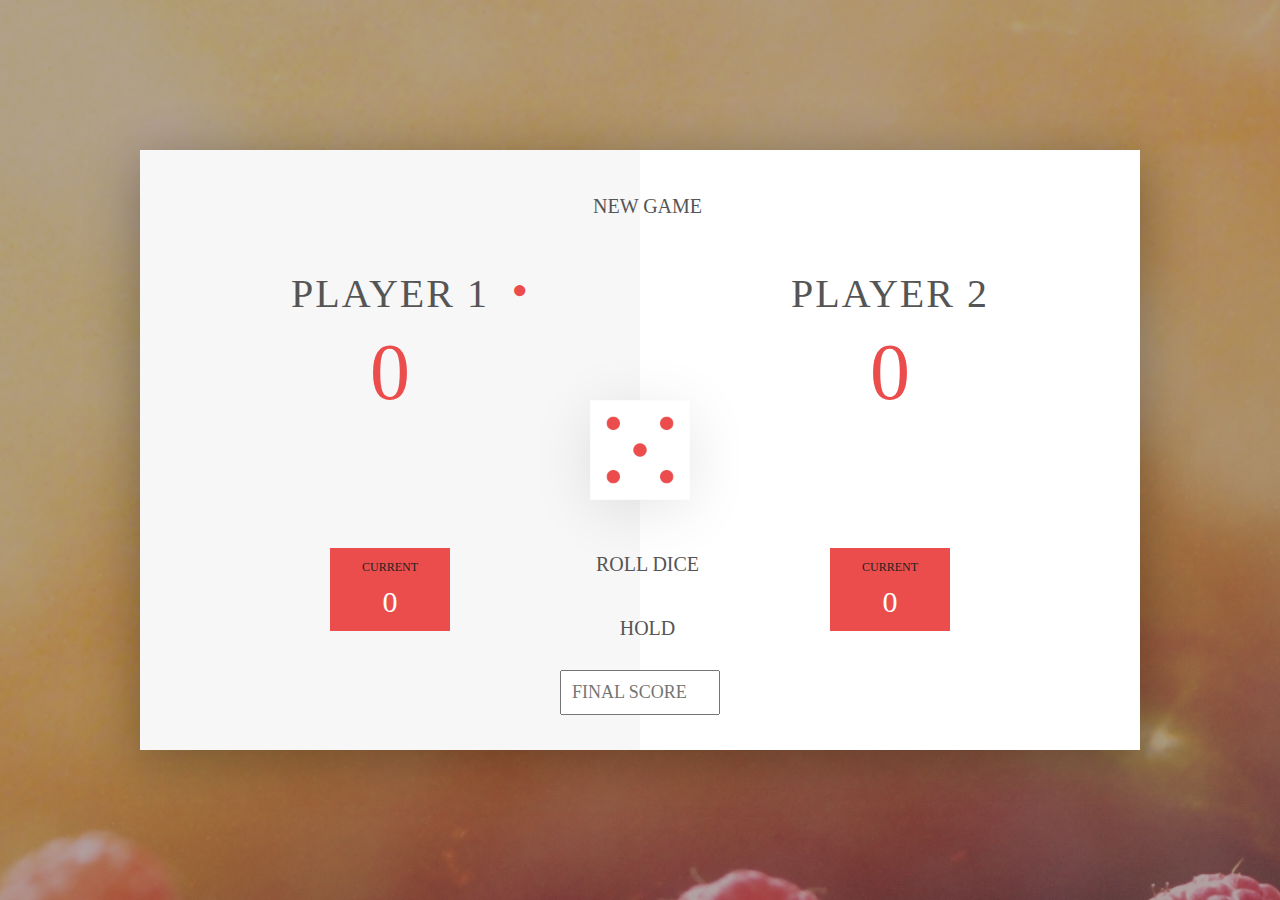
<file: JavaScript-dice/index.html>
<!DOCTYPE html>
<html lang="ja">
<head>
    <meta charset="UTF-8">
    <meta name="viewport" content="width=device-width, initial-scale=1.0">
    <meta http-equiv="X-UA-Compatible" content="ie=edge">
    <title>Document</title>
    <link rel="stylesheet" href="./css/style.css">
    <link href="https://use.fontawesome.com/releases/v5.6.1/css/all.css" rel="stylesheet">
</head>
<body>
    <div class="wrapper clearfix">
        <div class="player-0-panel active">
            <div class="player-name" id="name-0">Player 1</div>
            <div class="player-score" id="score-0">43</div>
            <div class="player-current-box">
                <div class="player-current-label">Current</div>
                <div class="player-current-score" id="current-0">11</div>
            </div>
        </div>
        
        <div class="player-1-panel">
            <div class="player-name" id="name-1">Player 2</div>
            <div class="player-score" id="score-1">72</div>
            <div class="player-current-box">
                <div class="player-current-label">Current</div>
                <div class="player-current-score" id="current-1">0</div>
            </div>
        </div>
        
        <button class="btn-new"><i class="ion-ios-plus-outline"></i>New game</button>
        <button class="btn-roll"><i class="ion-ios-loop"></i>Roll dice</button>
        <button class="btn-hold"><i class="ion-ios-download-outline"></i>Hold</button>
        
        <input type="text" placeholder="Final score" class="final-score">


        <img src="dice-5.png" alt="Dice" class="dice" id="dice-1">
        <img src="dice-5.png" alt="Dice" class="dice" id="dice-2">

    </div>

    
    <script src="./js/jquery.js"></script>
    <script src="./js/style.js"></script>
</body>
</html>
</file>
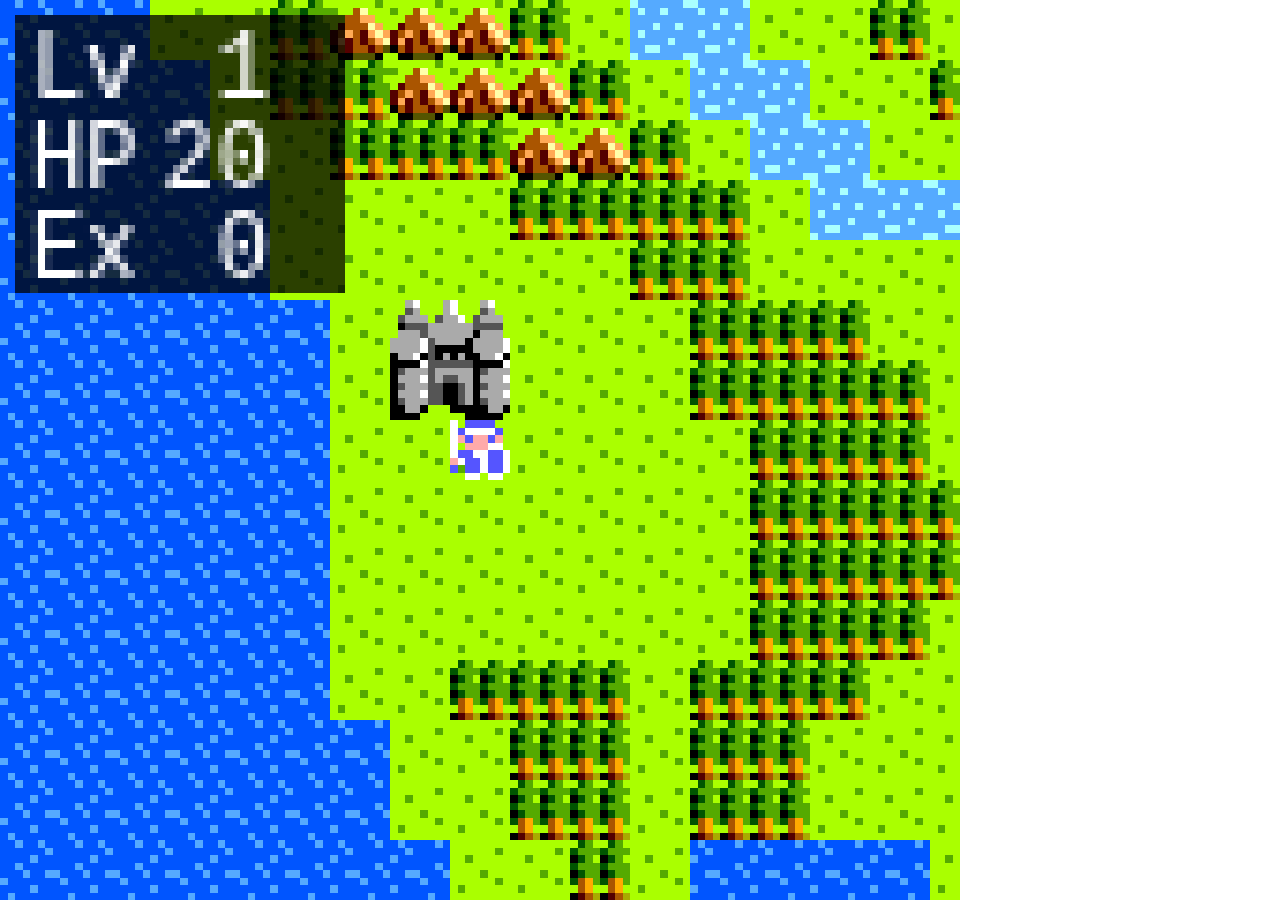
<file: JavaScript_RPG/index.html>
<!DOCTYPE html>
<html lang="ja">
<head>
    <meta charset="UTF-8">
    <meta name="viewport" content="width=device-width, initial-scale=1.0">
    <meta http-equiv="X-UA-Compatible" content="ie=edge">
    <title>Document</title>
    <link rel="stylesheet" href="./css/style.css">
    <link href="https://use.fontawesome.com/releases/v5.6.1/css/all.css" rel="stylesheet">
</head>
<body style="margin: 0px; overflow: hidden;">
    <canvas id="main"></canvas>

    
    <script src="./js/jquery.js"></script>
    <script src="js/TUGames1.js"></script>
    <script src="./js/style.js"></script>
</body>
</html>
</file>
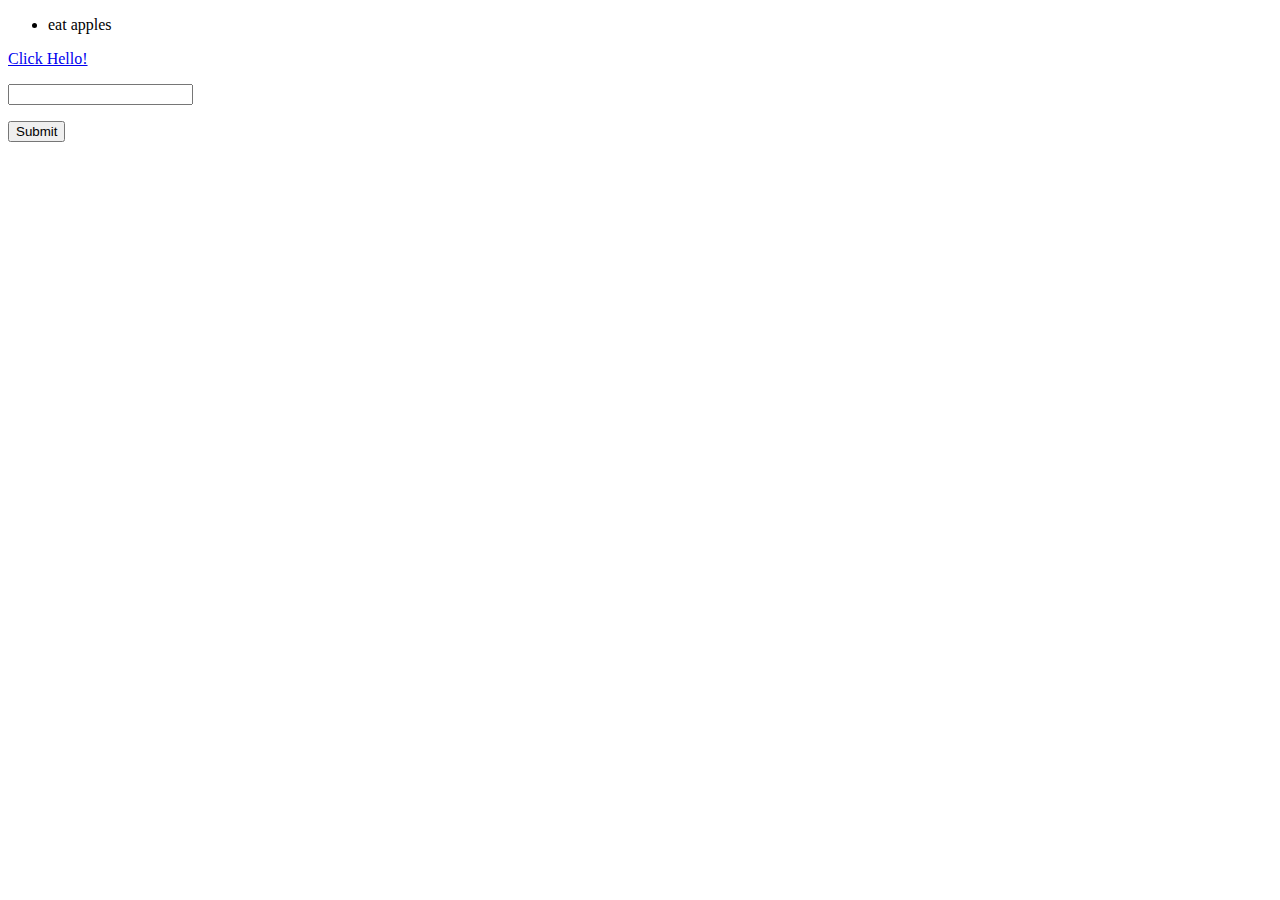
<file: jquerystudy/index.html>
<!DOCTYPE html>
<html lang="ja">
<head>
    <meta charset="UTF-8">
    <meta name="viewport" content="width=device-width, initial-scale=1.0">
    <meta http-equiv="X-UA-Compatible" content="ie=edge">
    <title>Document</title>
    <link rel="stylesheet" href="./css/style.css">
</head>
<body>
    <ul id="list">
        
    </ul>
    <a id="click-me" href="my.html">Click Hello!</a>

    <form id="my-form">
        <p><input id="my-input" type="text"></p>
        <p><input type="submit"></p>
    </form>
    
    <script src="./js/jquery.js"></script>
    <script src="./js/style.js"></script>
</body>
</html>
</file>
<file: JavaScript-dice/css/style.css>
* {
  -webkit-box-sizing: border-box;
          box-sizing: border-box;
}

html, body, div, span, iframe, h1, h2, h3, h4, h5, p, a, img, ul, li, table, tr, th, td, tbody, footer, header, main, nav, section {
  margin: 0;
  padding: 0;
  border: 0;
  font-weight: normal;
  list-style: none;
  text-decoration: none;
}

body {
  background-color: #fff;
  font-family: 'Courier New', Courier, monospace;
  font-size: 16px;
  color: #333;
}

.flex_box {
  display: -webkit-box;
  display: -ms-flexbox;
  display: flex;
}

li, ol {
  list-style: none;
}

img {
  width: 100%;
  height: auto;
}

.inner {
  width: 1100px;
  max-width: 100%;
  margin: 0 auto;
}

.wrap {
  overflow: hidden;
}

/**********************************************
*** GENERAL
**********************************************/
.final-score {
  position: absolute;
  left: 50%;
  -webkit-transform: translateX(-50%);
          transform: translateX(-50%);
  top: 520px;
  color: #555;
  font-size: 18px;
  font-family: 'Lato';
  padding: 10px;
  width: 160px;
  text-transform: uppercase;
}

.final-score:focus {
  outline: none;
}

#dice-1 {
  top: 120px;
}

#dice-2 {
  top: 250px;
}

* {
  margin: 0;
  padding: 0;
  -webkit-box-sizing: border-box;
          box-sizing: border-box;
}

.clearfix::after {
  content: "";
  display: table;
  clear: both;
}

body {
  background-image: -webkit-gradient(linear, left top, left bottom, from(rgba(62, 20, 20, 0.4)), to(rgba(62, 20, 20, 0.4))), url(../back.jpg);
  background-image: linear-gradient(rgba(62, 20, 20, 0.4), rgba(62, 20, 20, 0.4)), url(../back.jpg);
  background-size: cover;
  background-position: center;
  font-family: Lato;
  font-weight: 300;
  position: relative;
  height: 100vh;
  color: #555;
}

.wrapper {
  width: 1000px;
  position: absolute;
  top: 50%;
  left: 50%;
  -webkit-transform: translate(-50%, -50%);
          transform: translate(-50%, -50%);
  background-color: #fff;
  -webkit-box-shadow: 0px 10px 50px rgba(0, 0, 0, 0.3);
          box-shadow: 0px 10px 50px rgba(0, 0, 0, 0.3);
  overflow: hidden;
}

.player-0-panel,
.player-1-panel {
  width: 50%;
  float: left;
  height: 600px;
  padding: 100px;
}

/**********************************************
*** PLAYERS
**********************************************/
.player-name {
  font-size: 40px;
  text-align: center;
  text-transform: uppercase;
  letter-spacing: 2px;
  font-weight: 100;
  margin-top: 20px;
  margin-bottom: 10px;
  position: relative;
}

.player-score {
  text-align: center;
  font-size: 80px;
  font-weight: 100;
  color: #EB4D4D;
  margin-bottom: 130px;
}

.active {
  background-color: #f7f7f7;
}

.active .player-name {
  font-weight: 300;
}

.active .player-name::after {
  content: "\2022";
  font-size: 47px;
  position: absolute;
  color: #EB4D4D;
  top: -7px;
  right: 10px;
}

.player-current-box {
  background-color: #EB4D4D;
  color: #fff;
  width: 40%;
  margin: 0 auto;
  padding: 12px;
  text-align: center;
}

.player-current-label {
  text-transform: uppercase;
  margin-bottom: 10px;
  font-size: 12px;
  color: #222;
}

.player-current-score {
  font-size: 30px;
}

button {
  position: absolute;
  width: 200px;
  left: 50%;
  -webkit-transform: translateX(-50%);
          transform: translateX(-50%);
  color: #555;
  background: none;
  border: none;
  font-family: Lato;
  font-size: 20px;
  text-transform: uppercase;
  cursor: pointer;
  font-weight: 300;
  -webkit-transition: background-color 0.3s, color 0.3s;
  transition: background-color 0.3s, color 0.3s;
}

button:hover {
  font-weight: 600;
}

button:hover i {
  margin-right: 20px;
}

button:focus {
  outline: none;
}

i {
  color: #EB4D4D;
  display: inline-block;
  margin-right: 15px;
  font-size: 32px;
  line-height: 1;
  vertical-align: text-top;
  margin-top: -4px;
  -webkit-transition: margin 0.3s;
  transition: margin 0.3s;
}

.btn-new {
  top: 45px;
}

.btn-roll {
  top: 403px;
}

.btn-hold {
  top: 467px;
}

.dice {
  position: absolute;
  left: 50%;
  top: 178px;
  -webkit-transform: translateX(-50%);
          transform: translateX(-50%);
  width: 100px;
  height: 100px;
  -webkit-box-shadow: 0px 10px 60px rgba(0, 0, 0, 0.1);
          box-shadow: 0px 10px 60px rgba(0, 0, 0, 0.1);
}

.winner {
  background-color: #f7f7f7;
}

.winner .player-name {
  font-weight: 300;
  color: #EB4D4D;
}
/*# sourceMappingURL=style.css.map */
</file>
<file: JavaScript_RPG/css/style.css>
* {
  -webkit-box-sizing: border-box;
          box-sizing: border-box;
}

html, body, div, span, iframe, h1, h2, h3, h4, h5, p, a, img, ul, li, table, tr, th, td, tbody, footer, header, main, nav, section {
  margin: 0;
  padding: 0;
  border: 0;
  font-weight: normal;
  list-style: none;
  text-decoration: none;
}

body {
  background-color: #fff;
  font-family: 'Courier New', Courier, monospace;
  font-size: 16px;
  color: #333;
}

.flex_box {
  display: -webkit-box;
  display: -ms-flexbox;
  display: flex;
}

li, ol {
  list-style: none;
}

img {
  width: 100%;
  height: auto;
}

.inner {
  width: 1100px;
  max-width: 100%;
  margin: 0 auto;
}

.wrap {
  overflow: hidden;
}
/*# sourceMappingURL=style.css.map */
</file>
<file: jquerystudy/css/style.css>
/* No CSS *//*# sourceMappingURL=style.css.map */
</file>
